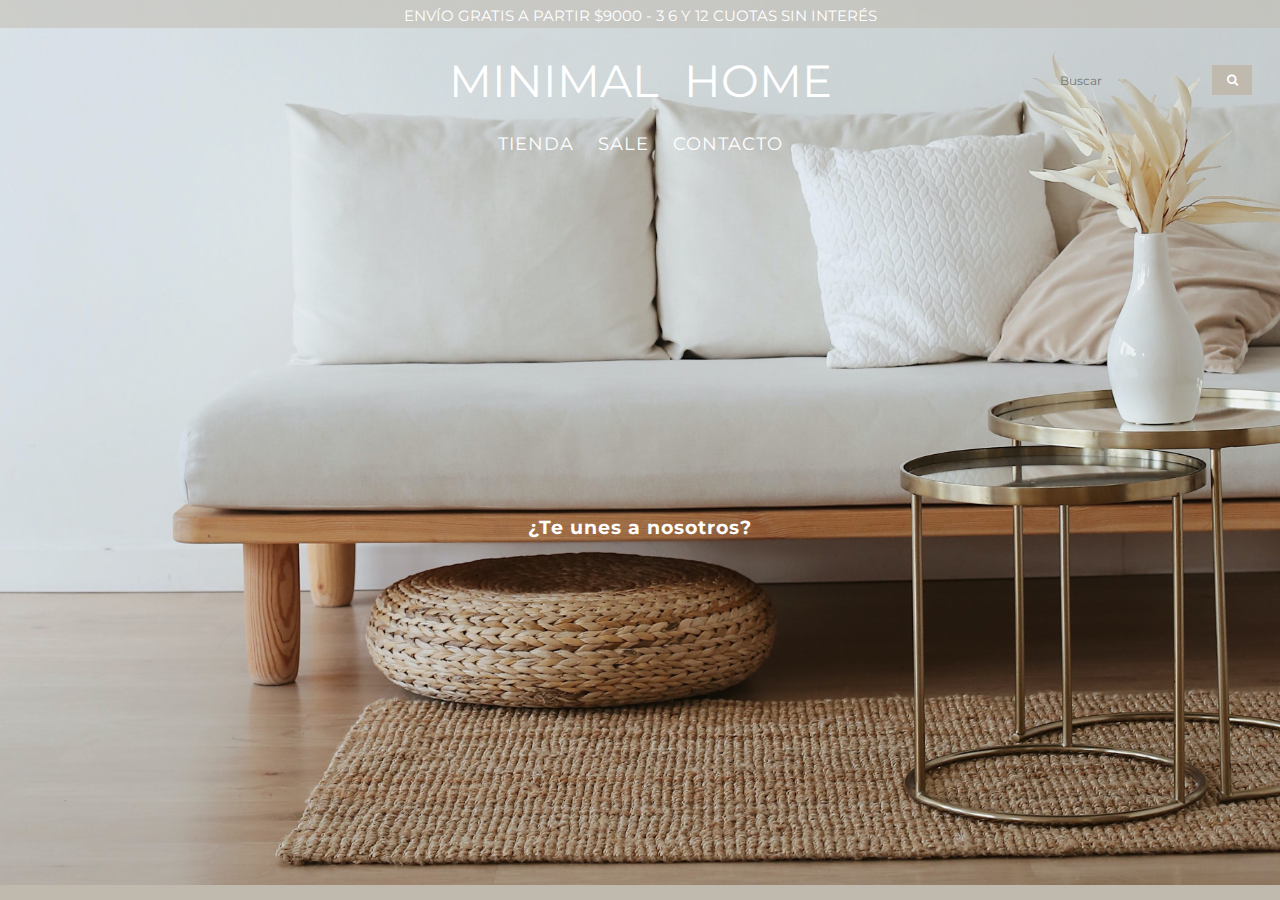
<file: index.html>
<!DOCTYPE html>
<html lang="es">
<head>
	<meta charset="UTF-8">
	<meta name="viewport" content="width=device-width, initial-scale=1.0">
	<title>Minimal Home</title>
	<link rel="stylesheet" href="css/styles.css">
	<link rel="preconnect" href="https://fonts.gstatic.com">
	<link href="https://fonts.googleapis.com/css2?family=Montserrat:wght@200&display=swap" rel="stylesheet">	
	<link rel="preconnect" href="https://fonts.gstatic.com">
	<link href="https://fonts.googleapis.com/css2?family=Montserrat:wght@200;400&display=swap" rel="stylesheet">
	<link rel="stylesheet" href="https://cdnjs.cloudflare.com/ajax/libs/font-awesome/4.7.0/css/font-awesome.min.css">
</head>

<body class="body">

	<div id="grid" class="portada">
		<header class="discount">ENVÍO GRATIS A PARTIR $9000 - 3 6 Y 12 CUOTAS SIN INTERÉS</header>
		<form class="example" action="/action_page.php" style="margin:auto;max-width:200px">
			<input type="text" placeholder="Buscar" name="search2">
			<button type="submit"><i class="fa fa-search"></i></button>
		</form>
		<section id="title" class="title">	MINIMAL HOME </section>
		<nav id="menu">
			<ul>
				<li><a href="tienda.html">TIENDA</a></li>
				<li><a href="lastchance.html">SALE</a></li>
				<li><a href="contacto.html">CONTACTO</a></li>
			</ul>
		</nav>
		<section id="suscribe" class="suscribe">
			<h3 class="suscribetext">¿Te unes a nosotros?</h3>
		</section>
	</div>

</body>
</html>
</file>
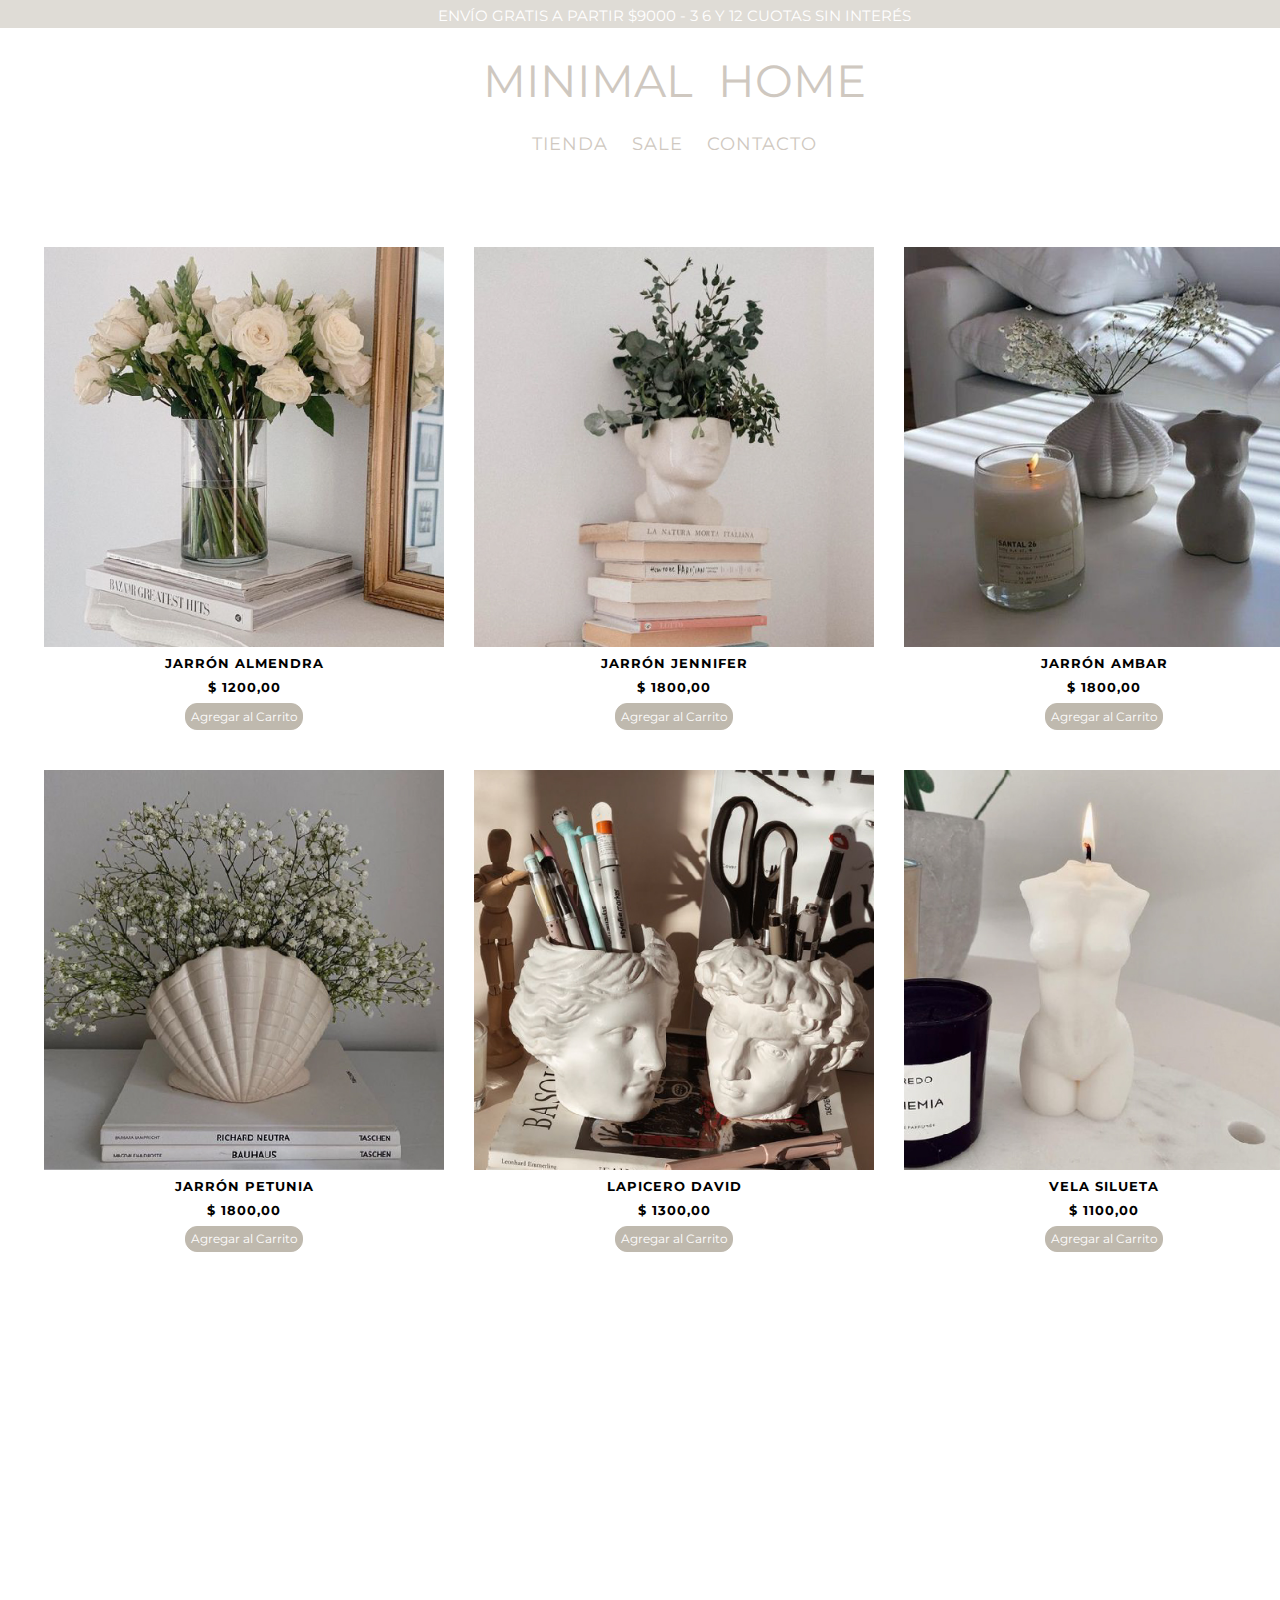
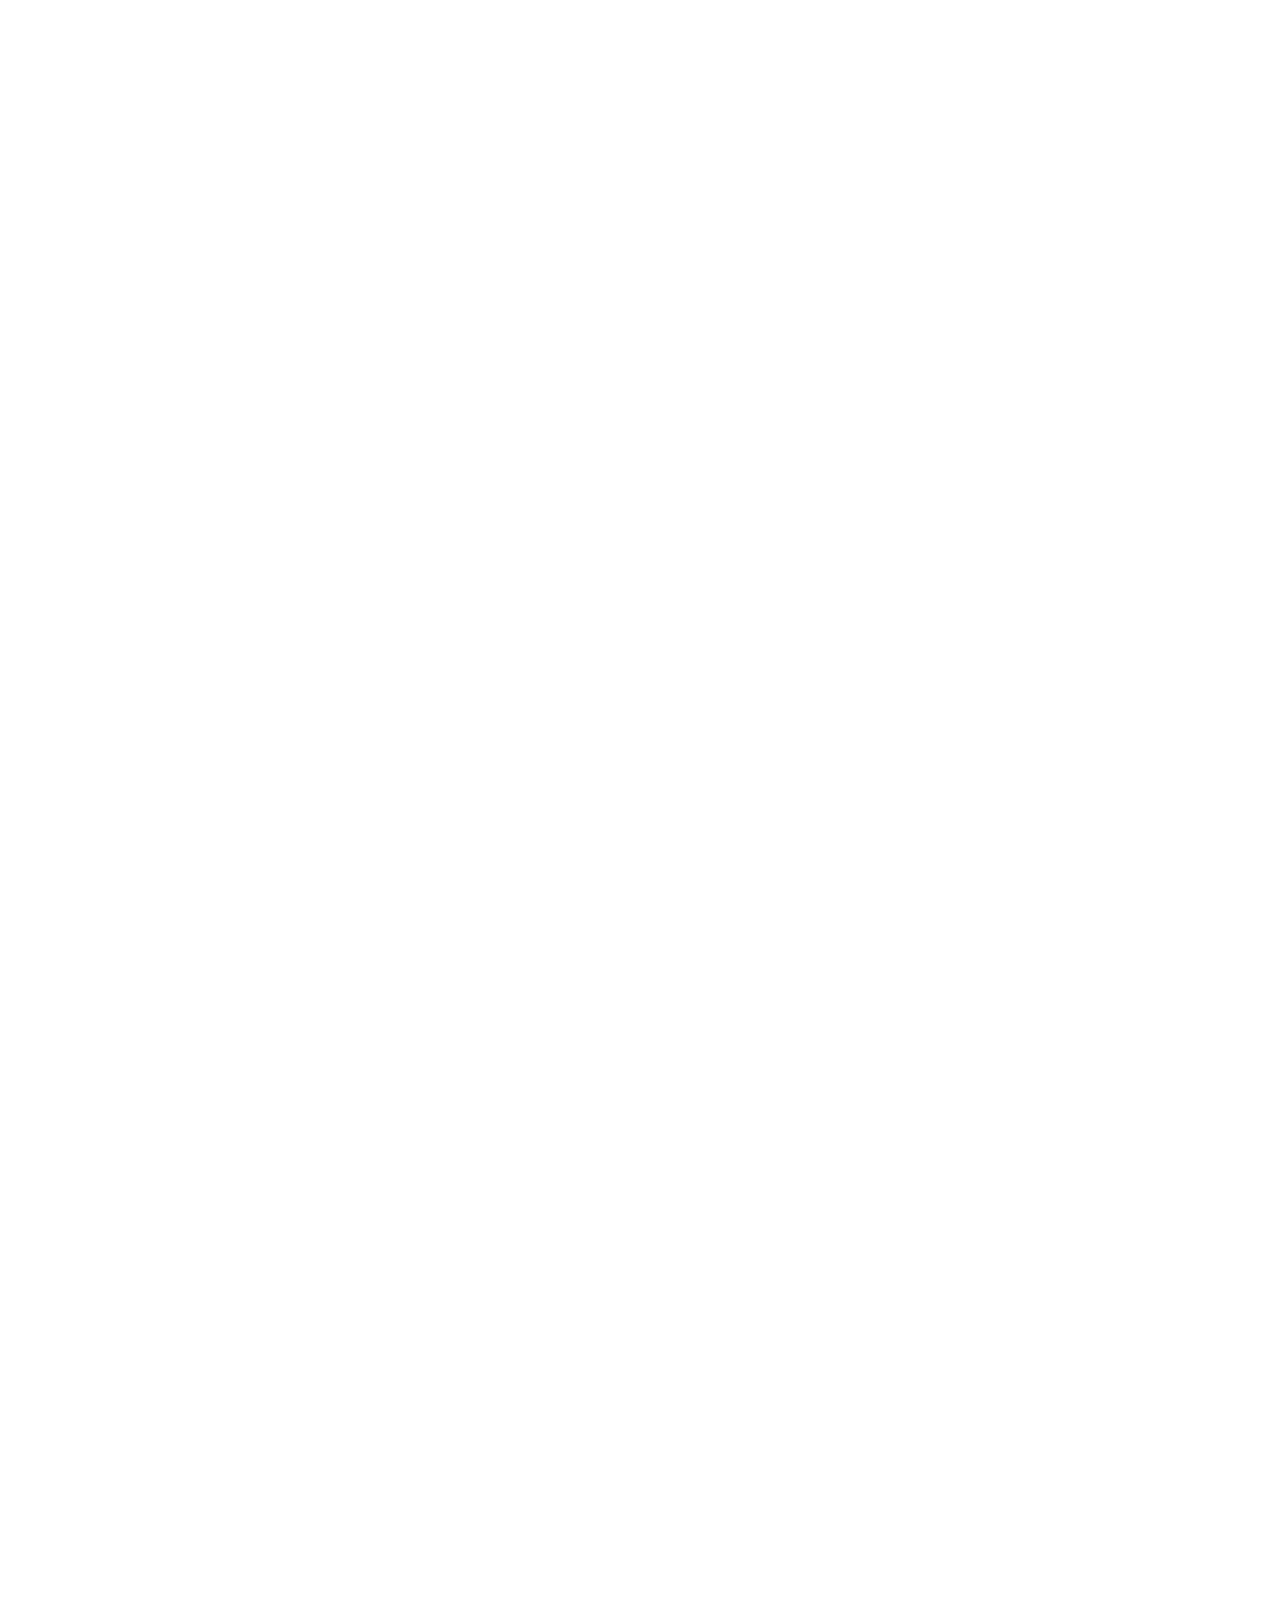
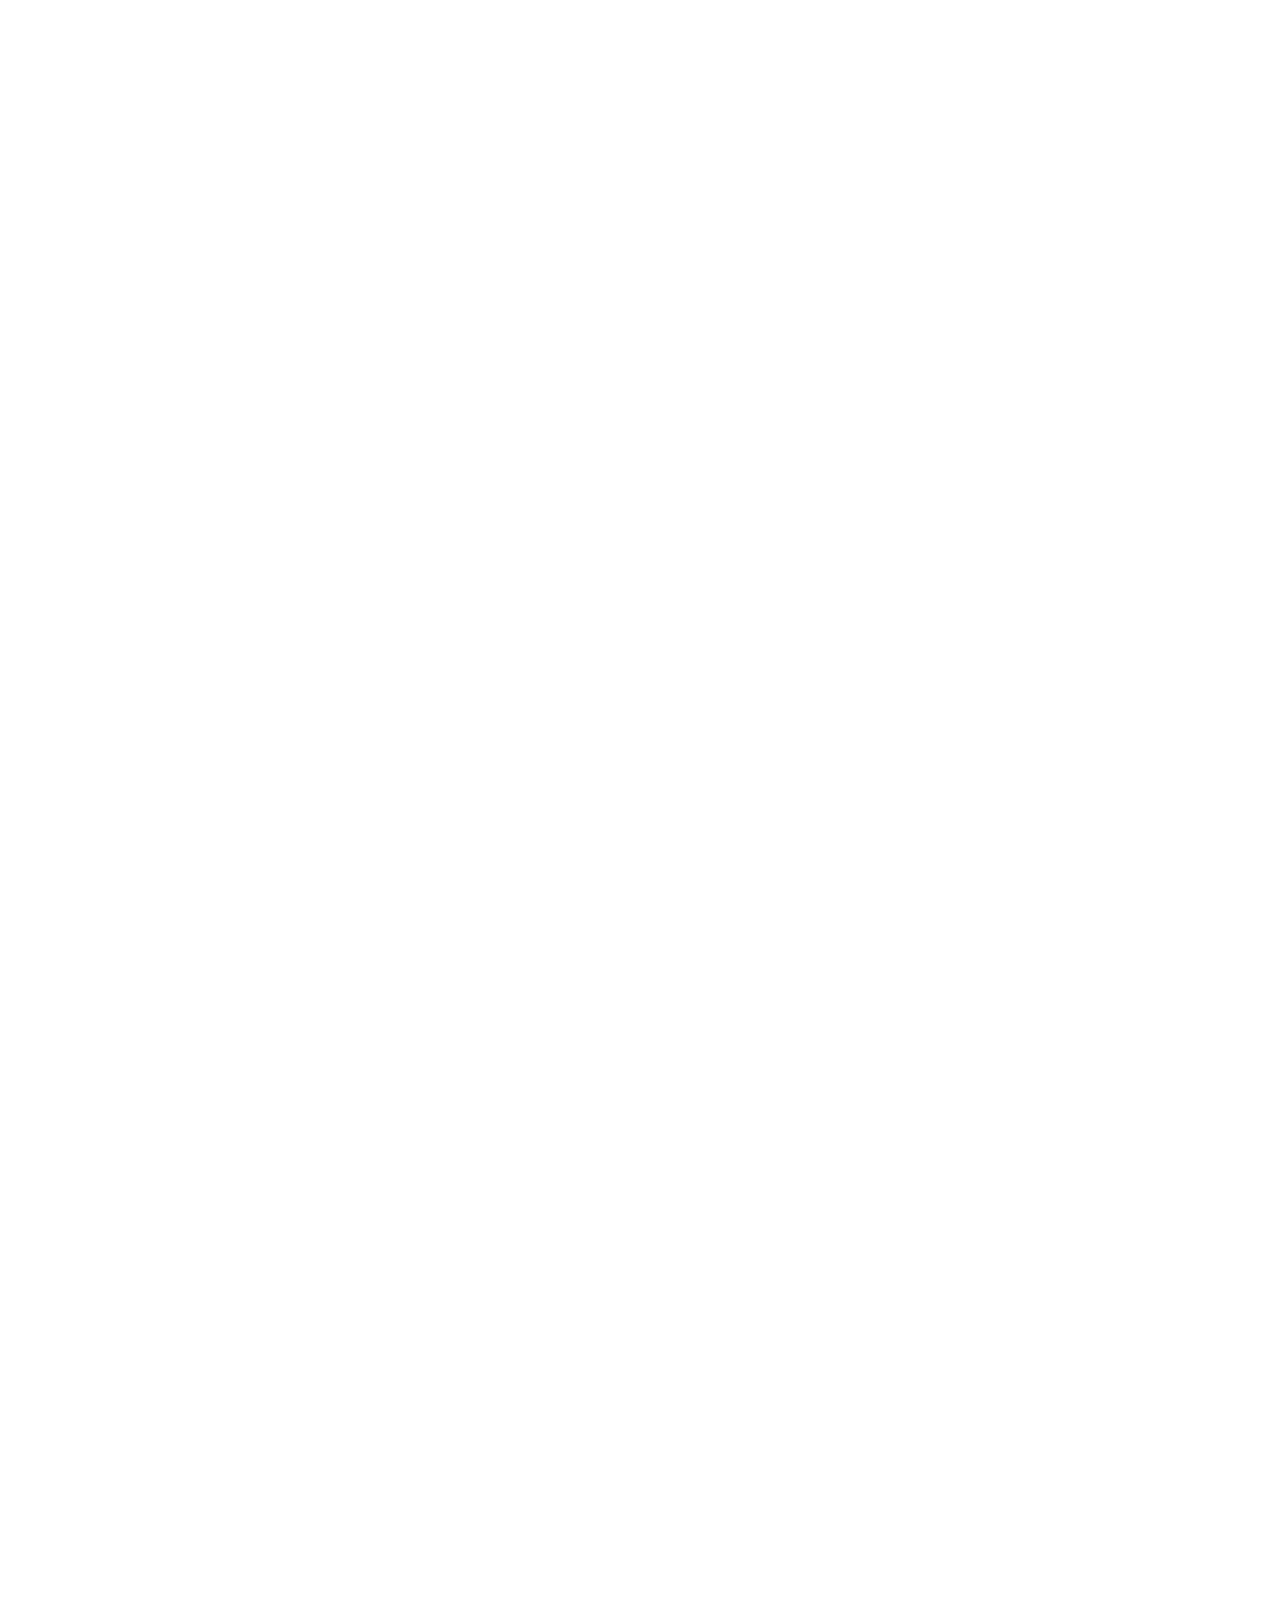
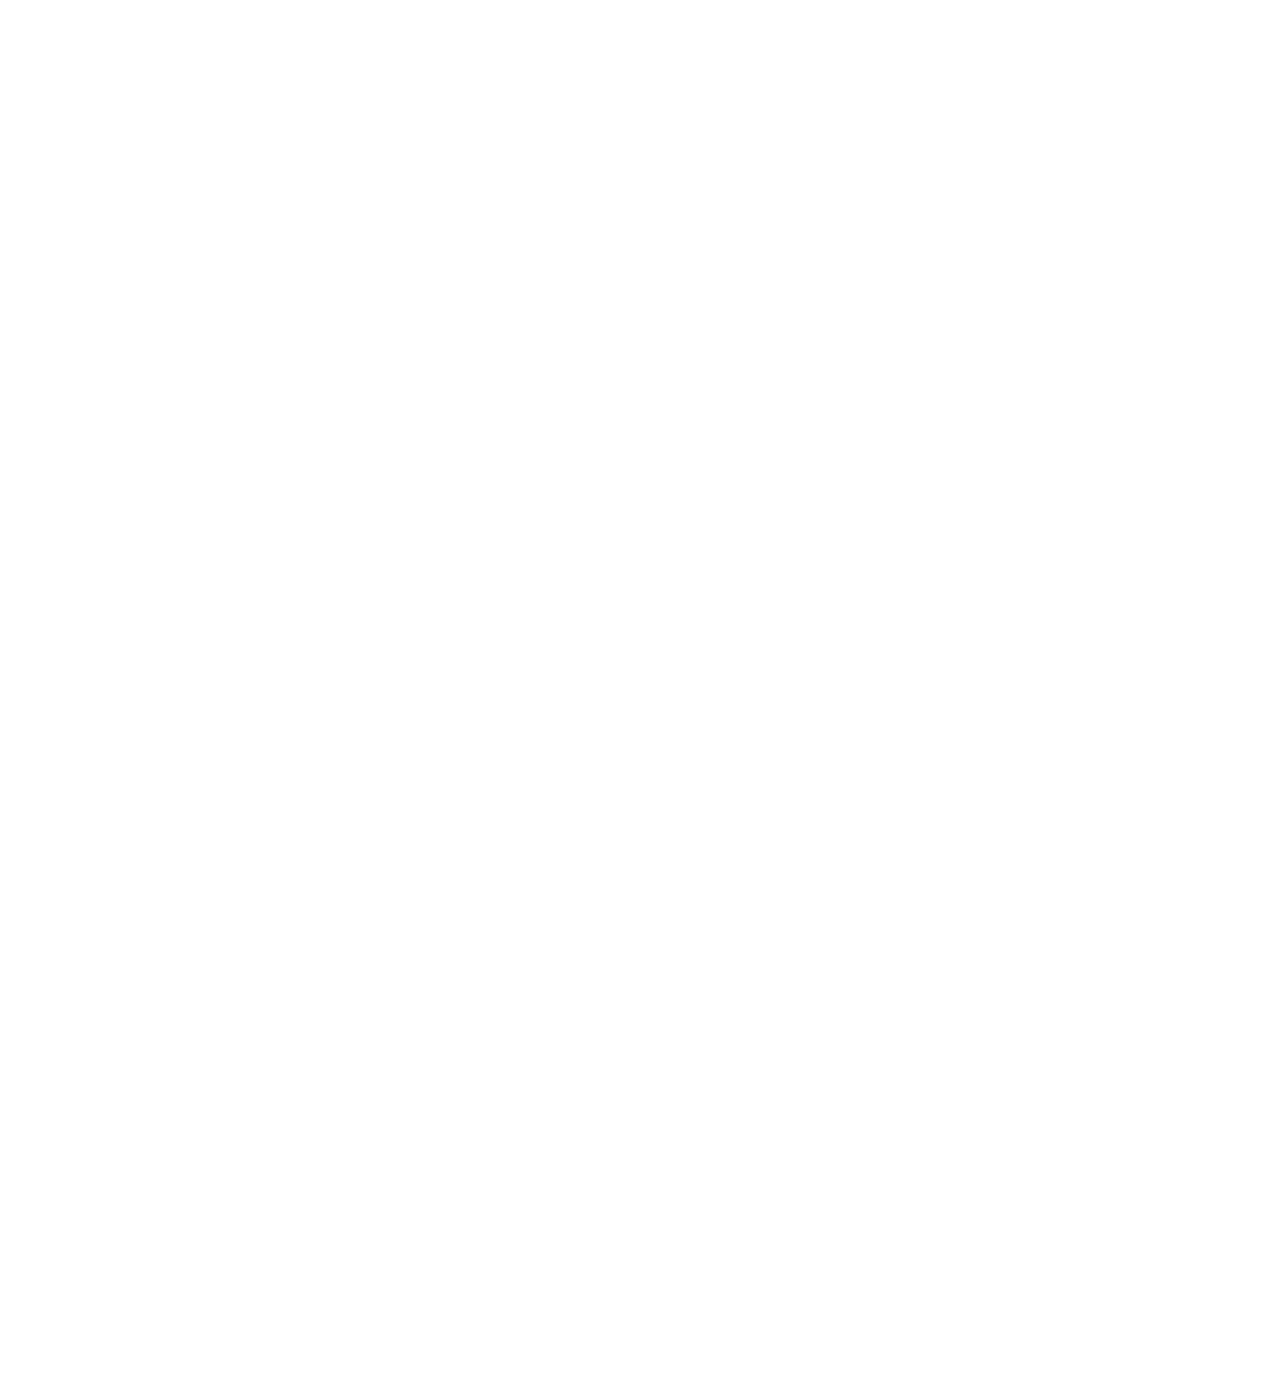
<file: tienda.html>
<!DOCTYPE html>
<html lang="es">
<head>
	<meta charset="UTF-8">
	<meta name="viewport" content="width=device-width, initial-scale=1.0">
	<title>Minimal Home</title>
	<link rel="stylesheet" href="css/styles.css">
	<link rel="preconnect" href="https://fonts.gstatic.com">
	<link href="https://fonts.googleapis.com/css2?family=Montserrat:wght@200&display=swap" rel="stylesheet">	
	<link rel="preconnect" href="https://fonts.gstatic.com">
	<link href="https://fonts.googleapis.com/css2?family=Montserrat:wght@200;400&display=swap" rel="stylesheet">

</head>

<body>
	<div id="grid2" class="portadatienda">
		<header class="discount">ENVÍO GRATIS A PARTIR $9000 - 3 6 Y 12 CUOTAS SIN INTERÉS</header>
		<section id="title" class="title2">MINIMAL HOME</section>
		<nav id="menu">
			<ul>
				<li><a href="tienda.html" class="menu2">TIENDA</a></li>
				<li><a href="lastchance.html" class="menu2" >SALE</a></li>
				<li><a href="contacto.html" class="menu2">CONTACTO</a></li>
			</ul>
		</nav>
		<main id="tienda" class="contacttext">
			<section class="formatotienda">
				<article class="img1">               
					<img src="img/art01.jpg" alt="Jarrón Almendra" class="i1">
					<p class="descripcion">JARRÓN ALMENDRA</p>
					<p class="precio">$ 1200,00</p>
					<button class="boton">Agregar al Carrito<i class="carro"></i></button>
				</article>
				<article class="img2">               
					<img src="img/art02.jpg" alt="Jarrón Jennifer" class="i2">
					<p class="descripcion">JARRÓN JENNIFER</p>
					<p class="precio">$ 1800,00</p>
					<button class="boton">Agregar al Carrito<i class="carro"></i></button>
				</article>
				<article class="img3">               
					<img src="img/art04.jpg" alt="Jarrón Ambar" class="i3">
					<p class="descripcion">JARRÓN AMBAR</p>
					<p class="precio">$ 1800,00</p>
					<button class="boton">Agregar al Carrito<i class="carro"></i></button>
				</article>
				<article class="img4">               
					<img src="img/art05.jpg" alt="Jarrón Petunia" class="i4">
					<p class="descripcion">JARRÓN PETUNIA</p>
					<p class="precio">$ 1800,00</p>
					<button class="boton">Agregar al Carrito<i class="carro"></i></button>
				</article>
				<article class="img5">               
					<img src="img/art06.jpg" alt="Lapicero David" class="i5">
					<p class="descripcion">LAPICERO DAVID</p>
					<p class="precio">$ 1300,00</p>
					<button class="boton">Agregar al Carrito<i class="carro"></i></button>
				</article>
				<article class="img6">               
					<img src="img/art03.jpg" alt="Vela Silueta" class="i6">
					<p class="descripcion">VELA SILUETA</p>
					<p class="precio">$ 1100,00</p>
					<button class="boton">Agregar al Carrito<i class="carro"></i></button>
				</article>
		</main>		
	</div>

</body>
</html>
</file>
<file: css/styles.css>
* {
    margin: 0px;
    padding: 0px;
}

* {
    box-sizing: border-box;
  }

.portada {
    background-color: rgb(191, 185, 174);
    background-image: url(../img/fondo.jpg);
    background-image: center;
    background-position-y: 0px;
    background-repeat: no-repeat; 
    background-size: 100%;
}

.portadatienda {
    background-color: white;
}

.body {
    background-color: rgb(191, 185, 174);
}

a {
    color: white;
    text-decoration: none;
}

a:hover {
    color: #735C6B;
}

a.menu2 {
    color: #CFC8C0;
    text-decoration: none;
}

a.menu2:hover {
    color: #735C6B;
}

#grid {
    display: grid;
    grid-template-areas: 
    "header header header"
    "shop title form"
    "nav nav nav"
    "suscribe suscribe suscribe";
    grid-template-rows: 28px 55px 60px 500px;
    grid-template-columns: 20% auto 20%;
    grid-row-gap: 25px;
    grid-column-gap: 30px;
    height: 100vh;
}

#grid2 {
    display: grid;
    grid-template-areas: 
    "header header header"
    "shop title form"
    "nav nav nav"
    "tienda tienda tienda"
    ;
    grid-template-rows: 28px 55px 40px 6000px;
    grid-template-columns: 20% auto 20%;
    grid-row-gap: 25px;
    grid-column-gap: 30px;
}

#grid3 {
    display: grid;
    grid-template-areas: 
    "header header header"
    "shop title form"
    "nav nav nav"
    ;
    grid-template-rows: 28px 55px 40px;
    grid-template-columns: 20% auto 20%;
    grid-row-gap: 25px;
    grid-column-gap: 30px;
}

#grid4 {
    display: grid;
    grid-template-areas: 
    "header header header"
    "shop title form"
    "nav nav nav"
    "form1 form1 form1"
    ;
    grid-template-rows: 28px 55px 40px auto;
    grid-template-columns: 20% auto 20%;
    grid-row-gap: 25px;
    grid-column-gap: 30px;
}

header {
    grid-area: header;
}

form.example {
    grid-area: form;
}

section#title {
    grid-area: title;
}

nav#menu {
    grid-area: nav;
}

section#suscribe {
    grid-area: suscribe;
}

div.producto1 {
    grid-area: producto1;
}

div.producto2 {
    grid-area: producto2;
}

main {
    grid-area: tienda;
}

form#contact {
    grid-area: form1;
}

.discount {
    color: white;
    background-color: rgb(191, 185, 174, 0.5);
    font-size: 15px;
    font-family: 'Montserrat', sans-serif;
    text-align: center;
    padding: 6px;
    margin: 0px;
}

.title { 
    color: white;
    font-size: 45px;
    font-family: 'Montserrat', sans-serif;
    text-align: center;  
    font-weight: 50px;
    word-spacing: 13px;
}

.title2 {
    color: #CFC8C0;
    font-size: 45px;
    font-family: 'Montserrat', sans-serif;
    text-align: center;  
    font-weight: 50px;
    word-spacing: 13px;   
}

.searchbutton {
    color: black;
    background-color: white;
    border: 1px solid grey;
    margin: 60px;
}

nav {
    text-align: center;
}

nav ul li {
    text-emphasis-color: white;
    font-size: 18px;
    font-family: 'Montserrat', sans-serif;
    letter-spacing: 1px;
    padding: 10px;
    display: inline;
    font-weight: 45px;
}

.suscribetext {
    color: white;
    font-size: 19px;
    font-family: 'Montserrat', sans-serif;
    text-align: center;
    line-height: 20px;
    letter-spacing: 1px;
    margin-top: 300px;
}

.buttom { 
    color: black;
    font-size: 15px;
    font-family: 'Montserrat', sans-serif;
    font-weight: bold;
    text-align: center;
}

.contacttext {
    color: rgb(191, 185, 174);
    font-size: 35px;
    font-family: 'Montserrat', sans-serif;
    font-weight: bolder;
    text-align: center;
    letter-spacing: 1px;
    padding: 12px;
}

.contact__mails {
    color: white;
    font-size: 15px;
    font-family: 'Montserrat', sans-serif;

    line-height: 30px;
    letter-spacing: 1px;
}
    
.ul__menu {
    color: black;
    font-family: 'Montserrat', sans-serif;
}

form.example input[type=text] {
    padding: 8px;
    font-size: 12px;
    border: none;
    float: left;
    width: 80%;
    background: none;
    font-family: 'Montserrat', sans-serif;
  }

form.example button {
    float: left;
    width: 20%;
    padding: 8px;
    background: rgb(191, 185, 174);
    color: white;
    font-size: 12px;
    border: none;
    cursor: pointer;
  }
  
  form.example button:hover {
    background: rgba(94, 83, 77, 0.555);
  }
  
  form.example::after {
    content: "";
    clear: both;
    display: table;
  }


 
  /*----------------TIENDA-------------------*/

  .portadatienda main{
    margin: 2rem;
 }

 .formatotienda{ 
     background-color: white;
     margin-top: 5px;    
     display: grid;
     grid-template-columns: repeat(3, 1fr);
     grid-template-rows: repeat(3, 1fr);  
     grid-row-gap: 40px;   
     grid-column-gap: 30px;
     grid-template-areas: 
     "img1 img2 img3"
     "img4 img5 img6";
   }

  article.img1 {
      grid-area: img1;
  }

  article.img2 {
      grid-area: img2;
  }

  article.img3 {
      grid-area: img3;
  }

  article.img4 {
    grid-area: img4;
}

    article.img5 {
    grid-area: img5;
}

  article.img6 {
      grid-area: img6;
  }

  .formatotienda article{    
     color: black; 
     font-size: 13px;   
     display: grid;
     grid-template-columns: auto; 
     grid-template-rows: auto auto auto auto;
     align-items: center;  
     justify-items: center; 
     grid-gap: 0.5rem;   
 }

 .formatotienda img{   
     grid-row: 1;   
 }

 .formatotienda .descripcion {   
     grid-row: 2;   
 }
 .formatotienda .precio {   
     grid-row: 3;   
 }

 .formatotienda button{   
     grid-row: 4;
     padding: 0.3rem;
 }

 .descripcion {
    color:black; 
    font-family:'Montserrat', sans-serif; 
 }

 img {
     max-width: 400px;
 }

 button.boton {
     color: white;
     background-color: rgb(191, 185, 174);
     border-radius: 12px;
     border: 1px solid rgb(191, 185, 174);
     font-family:'Montserrat', sans-serif; 
     font-size: 12px;
 }

 button.boton:hover {
    color: white;
    background-color: rgb(105, 101, 94);
    border-radius: 12px;
    border: 1px solid rgb(191, 185, 174);
    font-family:'Montserrat', sans-serif; 
    font-size: 12px;
}

.i1:hover {
    transform: scale(0.9,0.9);
}

.i2:hover {
    transform: scale(0.9,0.9);
}

.i3:hover {
    transform: scale(0.9,0.9);
}

.i4:hover {
    transform: scale(0.9,0.9);
}

.i5:hover {
    transform: scale(0.9,0.9);
}

.i6:hover {
    transform: scale(0.9,0.9);
}


  /*----------------CONTACTO------------------*/


form#contact {
    display: grid;
    grid-template-rows: 2rem 2rem 2rem auto;
    grid-template-columns: 30% 30%;
    grid-template-areas: 
    "name surname"
    "email email"
    "asunto asunto"
    "mensaje mensaje"
    "buton1 buton1";
    grid-row-gap: 25px;
    grid-column-gap: 25px;
    margin-left: 380px;
  } 

 .name {
     grid-area: name;
 
 }

 .surname {
     grid-area: surname;
 }

 .email {
     grid-area: email;
 }

.asunto {
    grid-area: asunto;
}

 textarea.mensaje {
     grid-area: mensaje;
 }

button.buton1 {
    grid-area: buton1;
}

.name {
    font-family:'Montserrat', sans-serif; 
    font-size: 12px;
}

.surname {
    font-family:'Montserrat', sans-serif; 
    font-size: 12px;
}

.email {
    font-family:'Montserrat', sans-serif; 
    font-size: 12px;
}

.asunto {
    font-family:'Montserrat', sans-serif; 
    font-size: 12px;
}

.textarea.mensaje {
    font-family:'Montserrat', sans-serif; 
    font-size: 12px;
}

button.buton1 {
    color: white;
    background-color: rgb(191, 185, 174);
    font-family:'Montserrat', sans-serif; 
    font-size: 15px;
    border-radius: 30px;
    padding: 12px;
    letter-spacing: 2px;
}

button.buton1:hover {
    color: white;
    background-color: rgb(105, 101, 94);
    font-family:'Montserrat', sans-serif; 
    font-size: 15px;
    border-radius: 30px;
    padding: 12px;
    letter-spacing: 2px;
}
</file>
